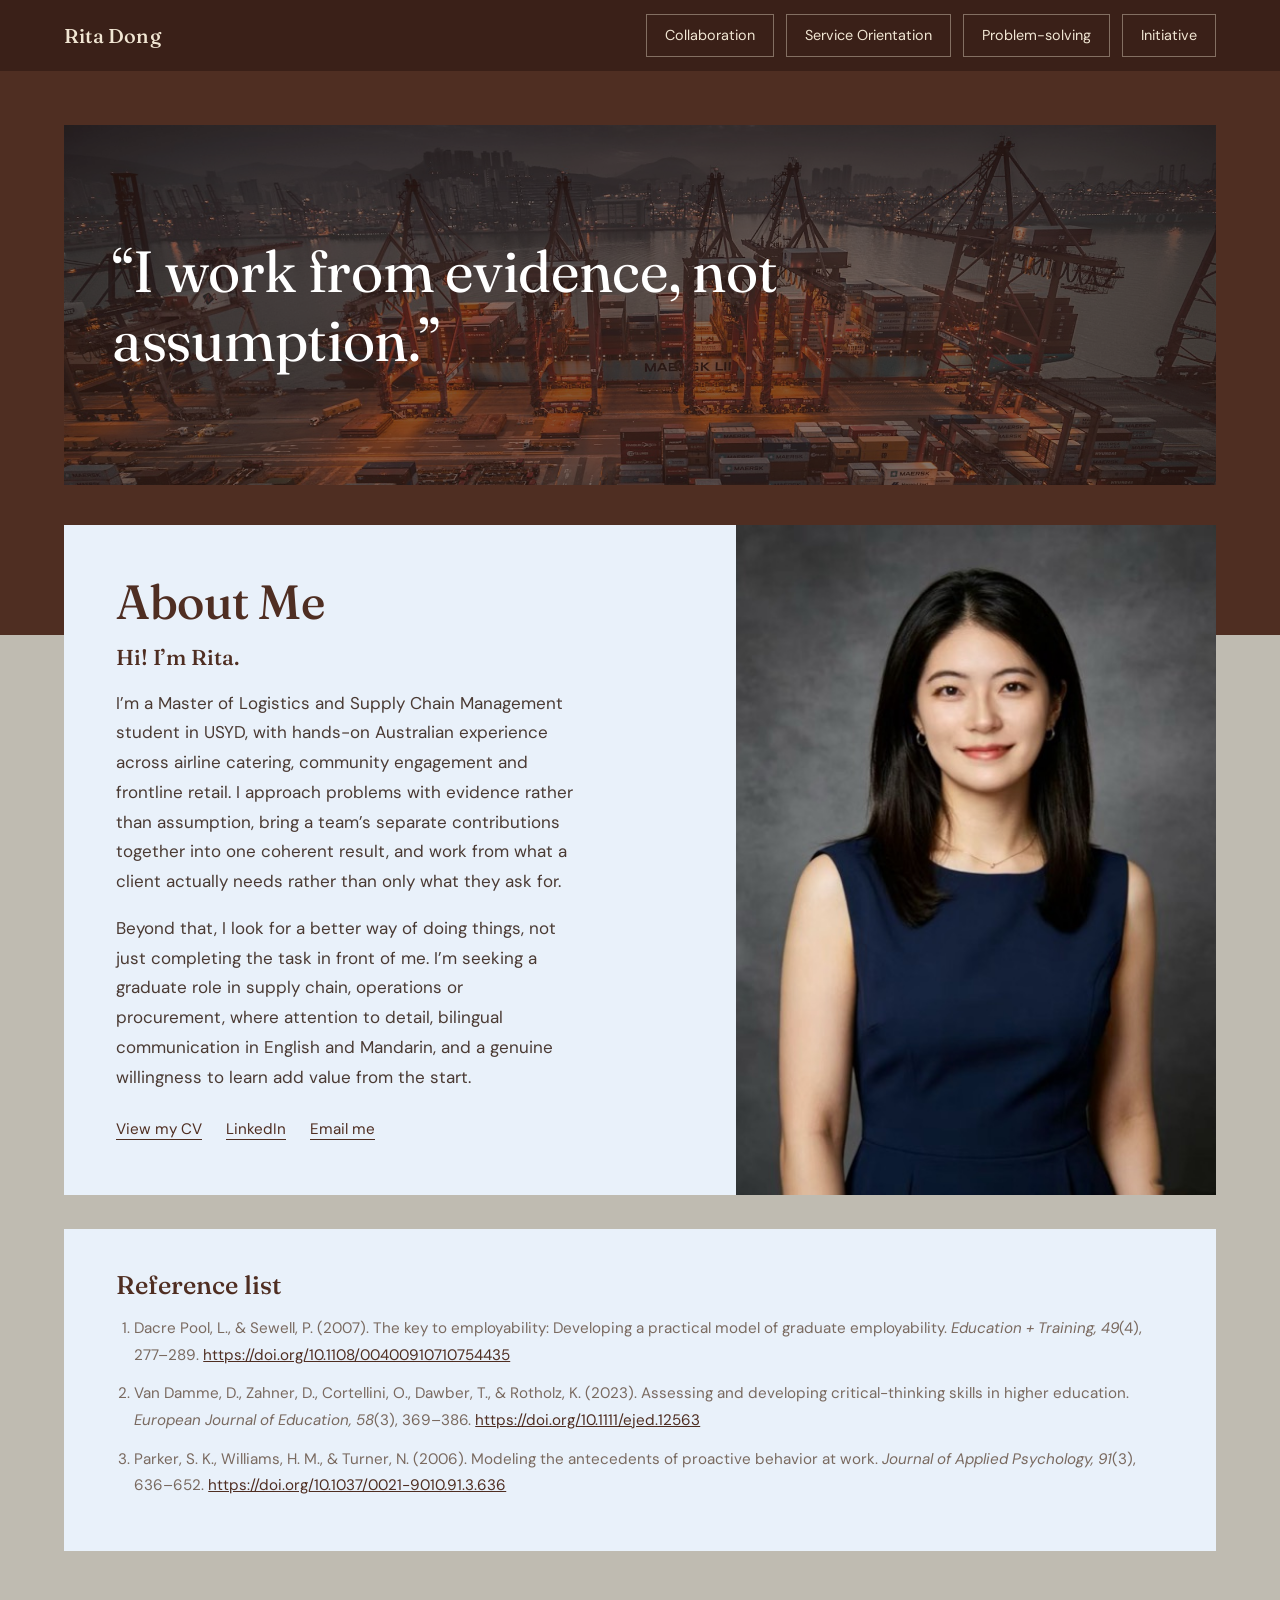
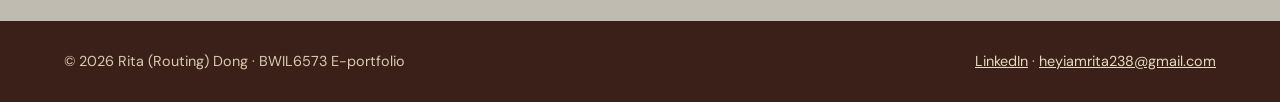
<file: index.html>
<!doctype html>
<html lang="en">
<head>
<meta charset="utf-8">
<meta name="viewport" content="width=device-width,initial-scale=1">
<title>Home | Rita Dong E-Portfolio</title>
<meta name="description" content="E-portfolio of Rita (Routing) Dong, Master of Logistics and Supply Chain Management, University of Sydney.">
<link rel="preconnect" href="https://fonts.googleapis.com">
<link rel="preconnect" href="https://fonts.gstatic.com" crossorigin>
<link href="https://fonts.googleapis.com/css2?family=DM+Sans:wght@400;500;600&family=Fraunces:opsz,wght@9..144,400;9..144,500&display=swap" rel="stylesheet">
<link rel="stylesheet" href="style.css">
</head>
<body>
<div id="ripple"></div>
<script src="script.js"></script>
<header class="site"><div class="bar">
<a class="brand" data-t href="index.html">Rita Dong</a>
<nav class="menu" aria-label="Main"><a data-t href="collaboration.html">Collaboration</a><a data-t href="service-orientation.html">Service Orientation</a><a data-t href="problem-solving.html">Problem-solving</a><a data-t href="initiative.html">Initiative</a></nav>
</div></header>
<main>
<div class="hero"><div class="photo rise"><h1>“I work from evidence, not assumption.”</h1></div></div>
<div class="about rise"><div class="t"><h2>About Me</h2><div class="sub">Hi! I’m Rita.</div>
<p>I’m a Master of Logistics and Supply Chain Management student in USYD, with hands-on Australian experience across airline catering, community engagement and frontline retail. I approach problems with evidence rather than assumption, bring a team’s separate contributions together into one coherent result, and work from what a client actually needs rather than only what they ask for.</p>
<p>Beyond that, I look for a better way of doing things, not just completing the task in front of me. I’m seeking a graduate role in supply chain, operations or procurement, where attention to detail, bilingual communication in English and Mandarin, and a genuine willingness to learn add value from the start.</p>
<div class="links"><a data-t href="cv.html">View my CV</a><a href="https://www.linkedin.com/in/routing-dong-rita" target="_blank" rel="noopener">LinkedIn</a><a href="mailto:heyiamrita238@gmail.com">Email me</a></div></div>
<div class="p" role="img" aria-label="Portrait of Rita Dong"></div></div>
<div class="block" id="references"><h3>Reference list</h3><ol class="refs"><li>Dacre Pool, L., & Sewell, P. (2007). The key to employability: Developing a practical model of graduate employability. <em>Education + Training, 49</em>(4), 277–289. <a href="https://doi.org/10.1108/00400910710754435" target="_blank" rel="noopener">https://doi.org/10.1108/00400910710754435</a></li><li>Van Damme, D., Zahner, D., Cortellini, O., Dawber, T., & Rotholz, K. (2023). Assessing and developing critical-thinking skills in higher education. <em>European Journal of Education, 58</em>(3), 369–386. <a href="https://doi.org/10.1111/ejed.12563" target="_blank" rel="noopener">https://doi.org/10.1111/ejed.12563</a></li><li>Parker, S. K., Williams, H. M., & Turner, N. (2006). Modeling the antecedents of proactive behavior at work. <em>Journal of Applied Psychology, 91</em>(3), 636–652. <a href="https://doi.org/10.1037/0021-9010.91.3.636" target="_blank" rel="noopener">https://doi.org/10.1037/0021-9010.91.3.636</a></li></ol></div>
</main>
<footer><div class="in">
<span>© 2026 Rita (Routing) Dong · BWIL6573 E-portfolio</span>
<span><a href="https://www.linkedin.com/in/routing-dong-rita" target="_blank" rel="noopener">LinkedIn</a> · <a href="mailto:heyiamrita238@gmail.com">heyiamrita238@gmail.com</a></span>
</div></footer>
</body>
</html>
</file>
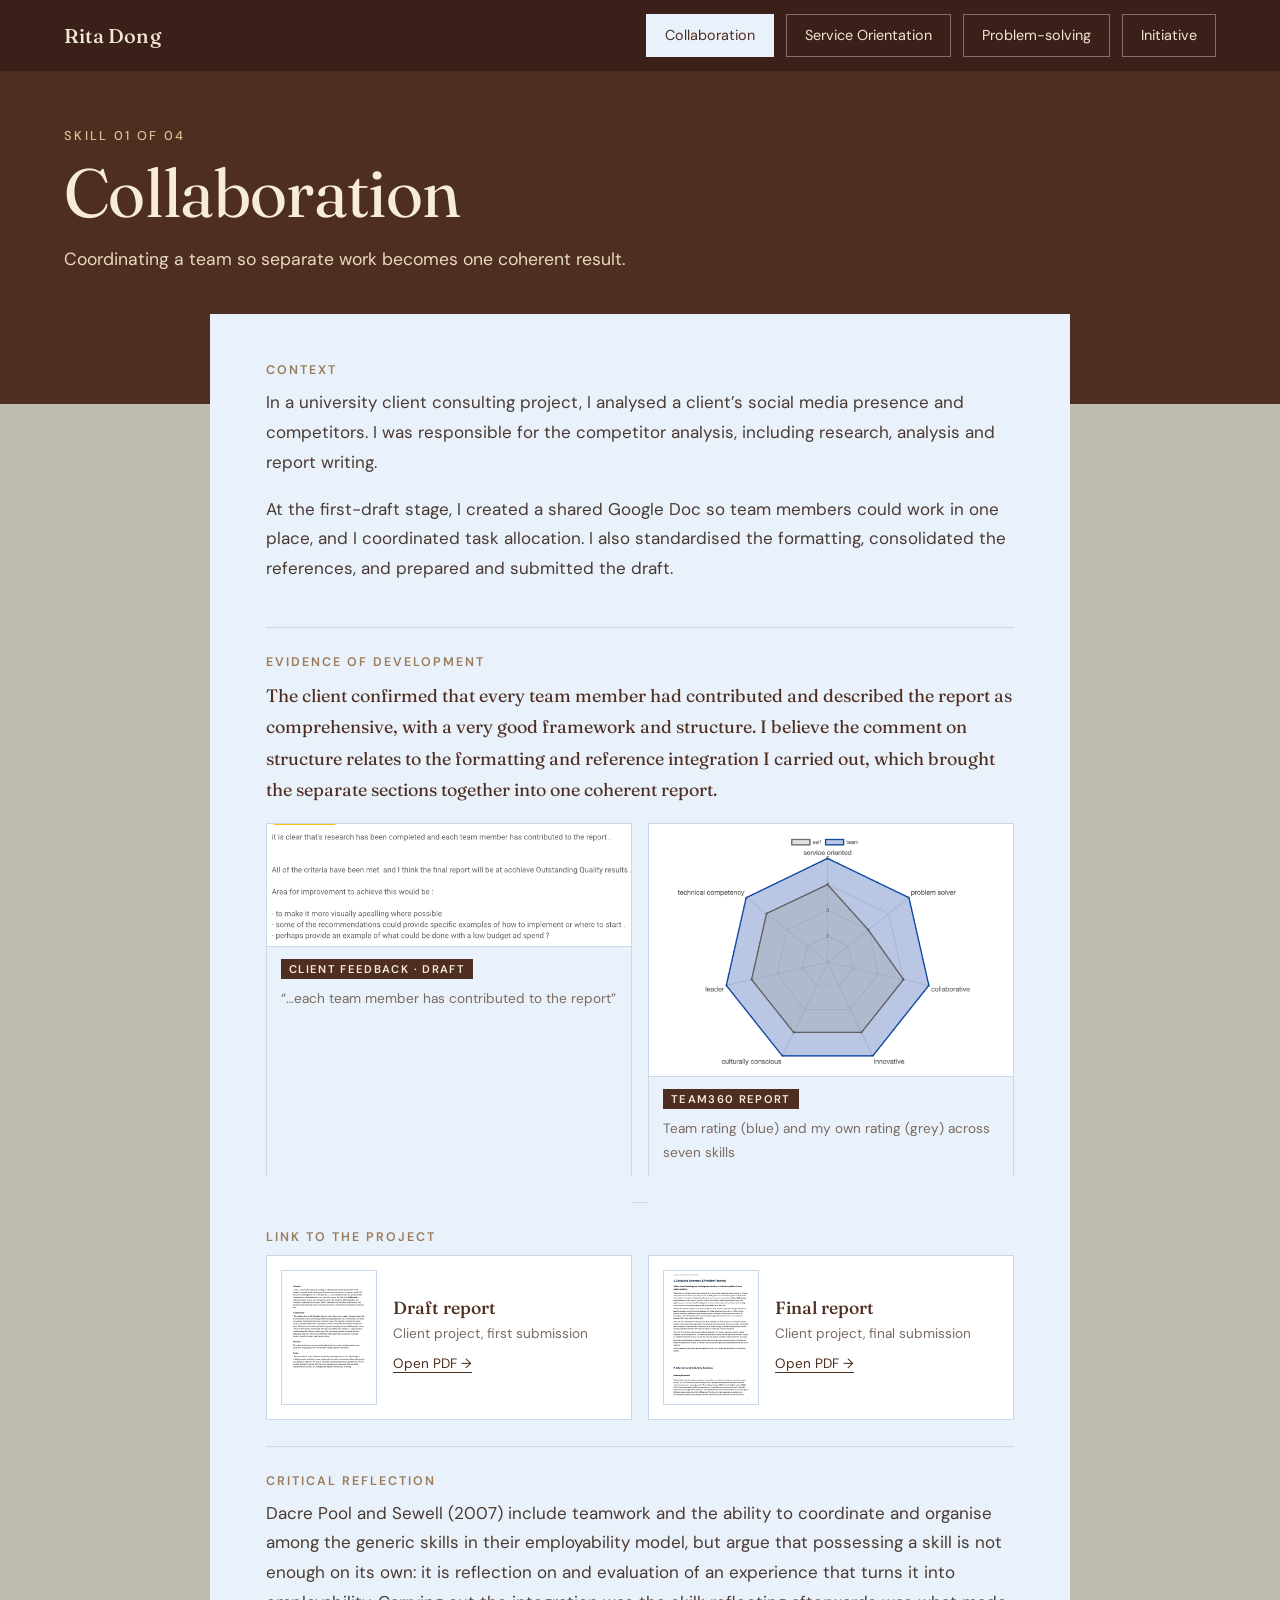
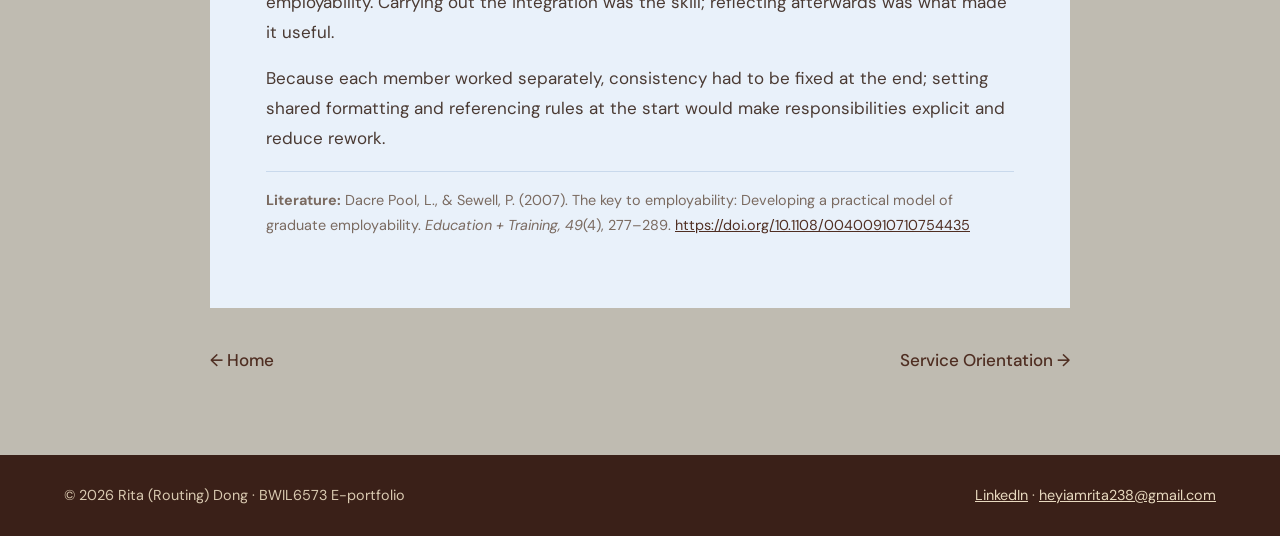
<file: collaboration.html>
<!doctype html>
<html lang="en">
<head>
<meta charset="utf-8">
<meta name="viewport" content="width=device-width,initial-scale=1">
<title>Collaboration | Rita Dong E-Portfolio</title>
<meta name="description" content="E-portfolio of Rita (Routing) Dong, Master of Logistics and Supply Chain Management, University of Sydney.">
<link rel="preconnect" href="https://fonts.googleapis.com">
<link rel="preconnect" href="https://fonts.gstatic.com" crossorigin>
<link href="https://fonts.googleapis.com/css2?family=DM+Sans:wght@400;500;600&family=Fraunces:opsz,wght@9..144,400;9..144,500&display=swap" rel="stylesheet">
<link rel="stylesheet" href="style.css">
</head>
<body>
<div id="ripple"></div>
<script src="script.js"></script>
<header class="site"><div class="bar">
<a class="brand" data-t href="index.html">Rita Dong</a>
<nav class="menu" aria-label="Main"><a data-t href="collaboration.html" aria-current="page">Collaboration</a><a data-t href="service-orientation.html">Service Orientation</a><a data-t href="problem-solving.html">Problem-solving</a><a data-t href="initiative.html">Initiative</a></nav>
</div></header>
<main>
<div class="band rise">
<p class="eyebrow">Skill 01 of 04</p>
<h1>Collaboration</h1>
<p class="lead">Coordinating a team so separate work becomes one coherent result.</p>
</div>
<div class="card rise">
<section><h4>Context</h4><p>In a university client consulting project, I analysed a client’s social media presence and competitors. I was responsible for the competitor analysis, including research, analysis and report writing.</p><p>At the first-draft stage, I created a shared Google Doc so team members could work in one place, and I coordinated task allocation. I also standardised the formatting, consolidated the references, and prepared and submitted the draft.</p></section>
<section class="evidence"><h4>Evidence of development</h4><p>The client confirmed that every team member had contributed and described the report as comprehensive, with a very good framework and structure. I believe the comment on structure relates to the formatting and reference integration I carried out, which brought the separate sections together into one coherent report.</p><div class="figs two"><figure class="fig"><a href="evidence-draft-feedback.png" target="_blank" rel="noopener"><img src="evidence-draft-feedback.png" alt="Client feedback on the draft report" loading="lazy"></a><figcaption><span class="tag">Client feedback · draft</span><br>“…each team member has contributed to the report”</figcaption></figure><figure class="fig"><a href="evidence-team360-radar.png" target="_blank" rel="noopener"><img src="evidence-team360-radar.png" alt="Team360 radar chart comparing self and team ratings" loading="lazy"></a><figcaption><span class="tag">Team360 report</span><br>Team rating (blue) and my own rating (grey) across seven skills</figcaption></figure></div></section><section><h4>Link to the project</h4><div class="proj"><a class="pc" href="Draft_Report.pdf" target="_blank" rel="noopener"><img src="thumb-draft-report.png" alt=""><div><b>Draft report</b><span>Client project, first submission</span><br><em>Open PDF →</em></div></a><a class="pc" href="Final_Report.pdf" target="_blank" rel="noopener"><img src="thumb-final-report.png" alt=""><div><b>Final report</b><span>Client project, final submission</span><br><em>Open PDF →</em></div></a></div></section>
<section><h4>Critical reflection</h4><p>Dacre Pool and Sewell (2007) include teamwork and the ability to coordinate and organise among the generic skills in their employability model, but argue that possessing a skill is not enough on its own: it is reflection on and evaluation of an experience that turns it into employability. Carrying out the integration was the skill; reflecting afterwards was what made it useful.</p><p>Because each member worked separately, consistency had to be fixed at the end; setting shared formatting and referencing rules at the start would make responsibilities explicit and reduce rework.</p>
<div class="refbox"><strong>Literature:</strong> Dacre Pool, L., & Sewell, P. (2007). The key to employability: Developing a practical model of graduate employability. <em>Education + Training, 49</em>(4), 277–289. <a href="https://doi.org/10.1108/00400910710754435" target="_blank" rel="noopener">https://doi.org/10.1108/00400910710754435</a></div></section>
</div>
<div class="pager"><a data-t href="index.html">← Home</a><a data-t href="service-orientation.html">Service Orientation →</a></div>
</main>
<footer><div class="in">
<span>© 2026 Rita (Routing) Dong · BWIL6573 E-portfolio</span>
<span><a href="https://www.linkedin.com/in/routing-dong-rita" target="_blank" rel="noopener">LinkedIn</a> · <a href="mailto:heyiamrita238@gmail.com">heyiamrita238@gmail.com</a></span>
</div></footer>
</body>
</html>
</file>
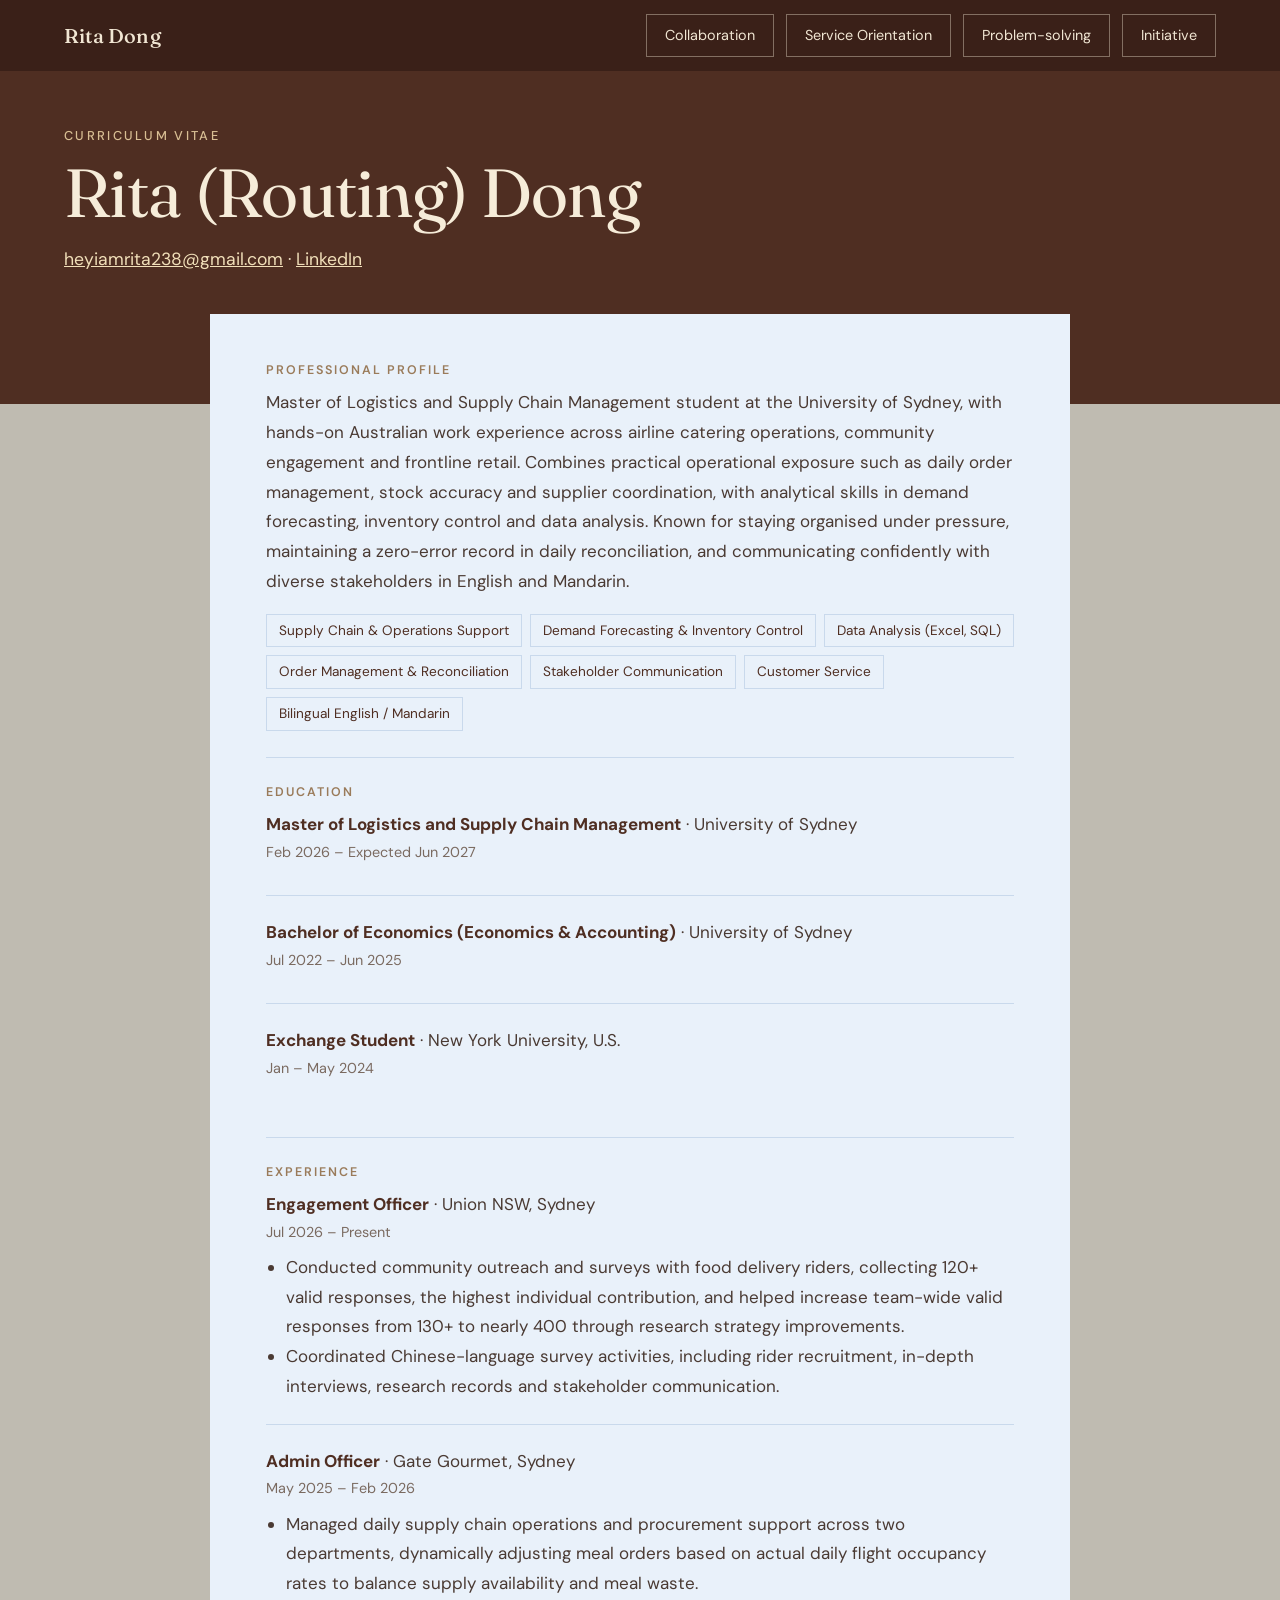
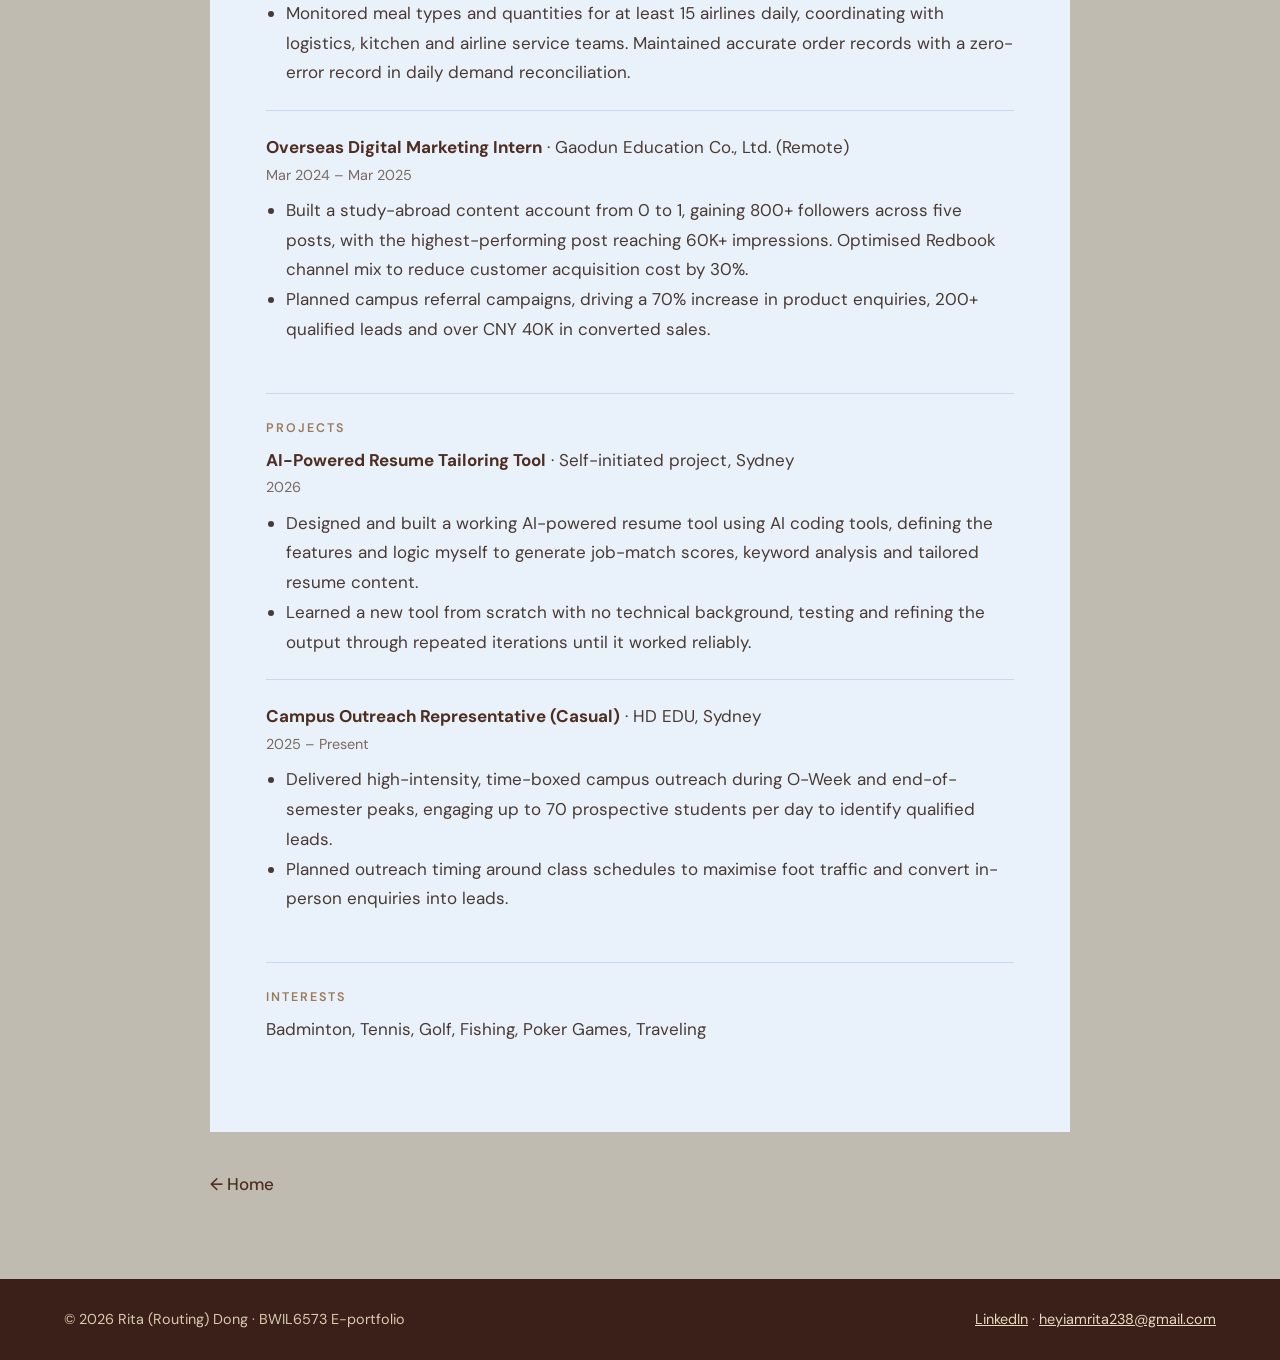
<file: cv.html>
<!doctype html>
<html lang="en">
<head>
<meta charset="utf-8">
<meta name="viewport" content="width=device-width,initial-scale=1">
<title>CV | Rita Dong E-Portfolio</title>
<meta name="description" content="E-portfolio of Rita (Routing) Dong, Master of Logistics and Supply Chain Management, University of Sydney.">
<link rel="preconnect" href="https://fonts.googleapis.com">
<link rel="preconnect" href="https://fonts.gstatic.com" crossorigin>
<link href="https://fonts.googleapis.com/css2?family=DM+Sans:wght@400;500;600&family=Fraunces:opsz,wght@9..144,400;9..144,500&display=swap" rel="stylesheet">
<link rel="stylesheet" href="style.css">
</head>
<body>
<div id="ripple"></div>
<script src="script.js"></script>
<header class="site"><div class="bar">
<a class="brand" data-t href="index.html">Rita Dong</a>
<nav class="menu" aria-label="Main"><a data-t href="collaboration.html">Collaboration</a><a data-t href="service-orientation.html">Service Orientation</a><a data-t href="problem-solving.html">Problem-solving</a><a data-t href="initiative.html">Initiative</a></nav>
</div></header>
<main>
<div class="band rise"><p class="eyebrow">Curriculum Vitae</p><h1>Rita (Routing) Dong</h1><p class="lead"><a href="mailto:heyiamrita238@gmail.com">heyiamrita238@gmail.com</a> · <a href="https://www.linkedin.com/in/routing-dong-rita" target="_blank" rel="noopener">LinkedIn</a></p></div>
<div class="card rise"><section><h4>Professional profile</h4><p>Master of Logistics and Supply Chain Management student at the University of Sydney, with hands-on Australian work experience across airline catering operations, community engagement and frontline retail. Combines practical operational exposure such as daily order management, stock accuracy and supplier coordination, with analytical skills in demand forecasting, inventory control and data analysis. Known for staying organised under pressure, maintaining a zero-error record in daily reconciliation, and communicating confidently with diverse stakeholders in English and Mandarin.</p>
<div class="chips"><span>Supply Chain &amp; Operations Support</span><span>Demand Forecasting &amp; Inventory Control</span><span>Data Analysis (Excel, SQL)</span><span>Order Management &amp; Reconciliation</span><span>Stakeholder Communication</span><span>Customer Service</span><span>Bilingual English / Mandarin</span></div></section>
<section><h4>Education</h3>
<div class="job"><strong>Master of Logistics and Supply Chain Management</strong> · University of Sydney<span class="when">Feb 2026 – Expected Jun 2027</span><ul></ul></div>
<div class="job"><strong>Bachelor of Economics (Economics &amp; Accounting)</strong> · University of Sydney<span class="when">Jul 2022 – Jun 2025</span><ul></ul></div>
<div class="job"><strong>Exchange Student</strong> · New York University, U.S.<span class="when">Jan – May 2024</span><ul></ul></div></section>
<section><h4>Experience</h3>
<div class="job"><strong>Engagement Officer</strong> · Union NSW, Sydney<span class="when">Jul 2026 – Present</span><ul><li>Conducted community outreach and surveys with food delivery riders, collecting 120+ valid responses, the highest individual contribution, and helped increase team-wide valid responses from 130+ to nearly 400 through research strategy improvements.</li><li>Coordinated Chinese-language survey activities, including rider recruitment, in-depth interviews, research records and stakeholder communication.</li></ul></div>
<div class="job"><strong>Admin Officer</strong> · Gate Gourmet, Sydney<span class="when">May 2025 – Feb 2026</span><ul><li>Managed daily supply chain operations and procurement support across two departments, dynamically adjusting meal orders based on actual daily flight occupancy rates to balance supply availability and meal waste.</li><li>Monitored meal types and quantities for at least 15 airlines daily, coordinating with logistics, kitchen and airline service teams. Maintained accurate order records with a zero-error record in daily demand reconciliation.</li></ul></div>
<div class="job"><strong>Overseas Digital Marketing Intern</strong> · Gaodun Education Co., Ltd. (Remote)<span class="when">Mar 2024 – Mar 2025</span><ul><li>Built a study-abroad content account from 0 to 1, gaining 800+ followers across five posts, with the highest-performing post reaching 60K+ impressions. Optimised Redbook channel mix to reduce customer acquisition cost by 30%.</li><li>Planned campus referral campaigns, driving a 70% increase in product enquiries, 200+ qualified leads and over CNY 40K in converted sales.</li></ul></div></section>
<section><h4>Projects</h3>
<div class="job"><strong>AI-Powered Resume Tailoring Tool</strong> · Self-initiated project, Sydney<span class="when">2026</span><ul><li>Designed and built a working AI-powered resume tool using AI coding tools, defining the features and logic myself to generate job-match scores, keyword analysis and tailored resume content.</li><li>Learned a new tool from scratch with no technical background, testing and refining the output through repeated iterations until it worked reliably.</li></ul></div>
<div class="job"><strong>Campus Outreach Representative (Casual)</strong> · HD EDU, Sydney<span class="when">2025 – Present</span><ul><li>Delivered high-intensity, time-boxed campus outreach during O-Week and end-of-semester peaks, engaging up to 70 prospective students per day to identify qualified leads.</li><li>Planned outreach timing around class schedules to maximise foot traffic and convert in-person enquiries into leads.</li></ul></div></section>
<section><h4>Interests</h3><p>Badminton, Tennis, Golf, Fishing, Poker Games, Traveling</p></section>
</div><div class="pager"><a data-t href="index.html">← Home</a></div>
</main>
<footer><div class="in">
<span>© 2026 Rita (Routing) Dong · BWIL6573 E-portfolio</span>
<span><a href="https://www.linkedin.com/in/routing-dong-rita" target="_blank" rel="noopener">LinkedIn</a> · <a href="mailto:heyiamrita238@gmail.com">heyiamrita238@gmail.com</a></span>
</div></footer>
</body>
</html>
</file>
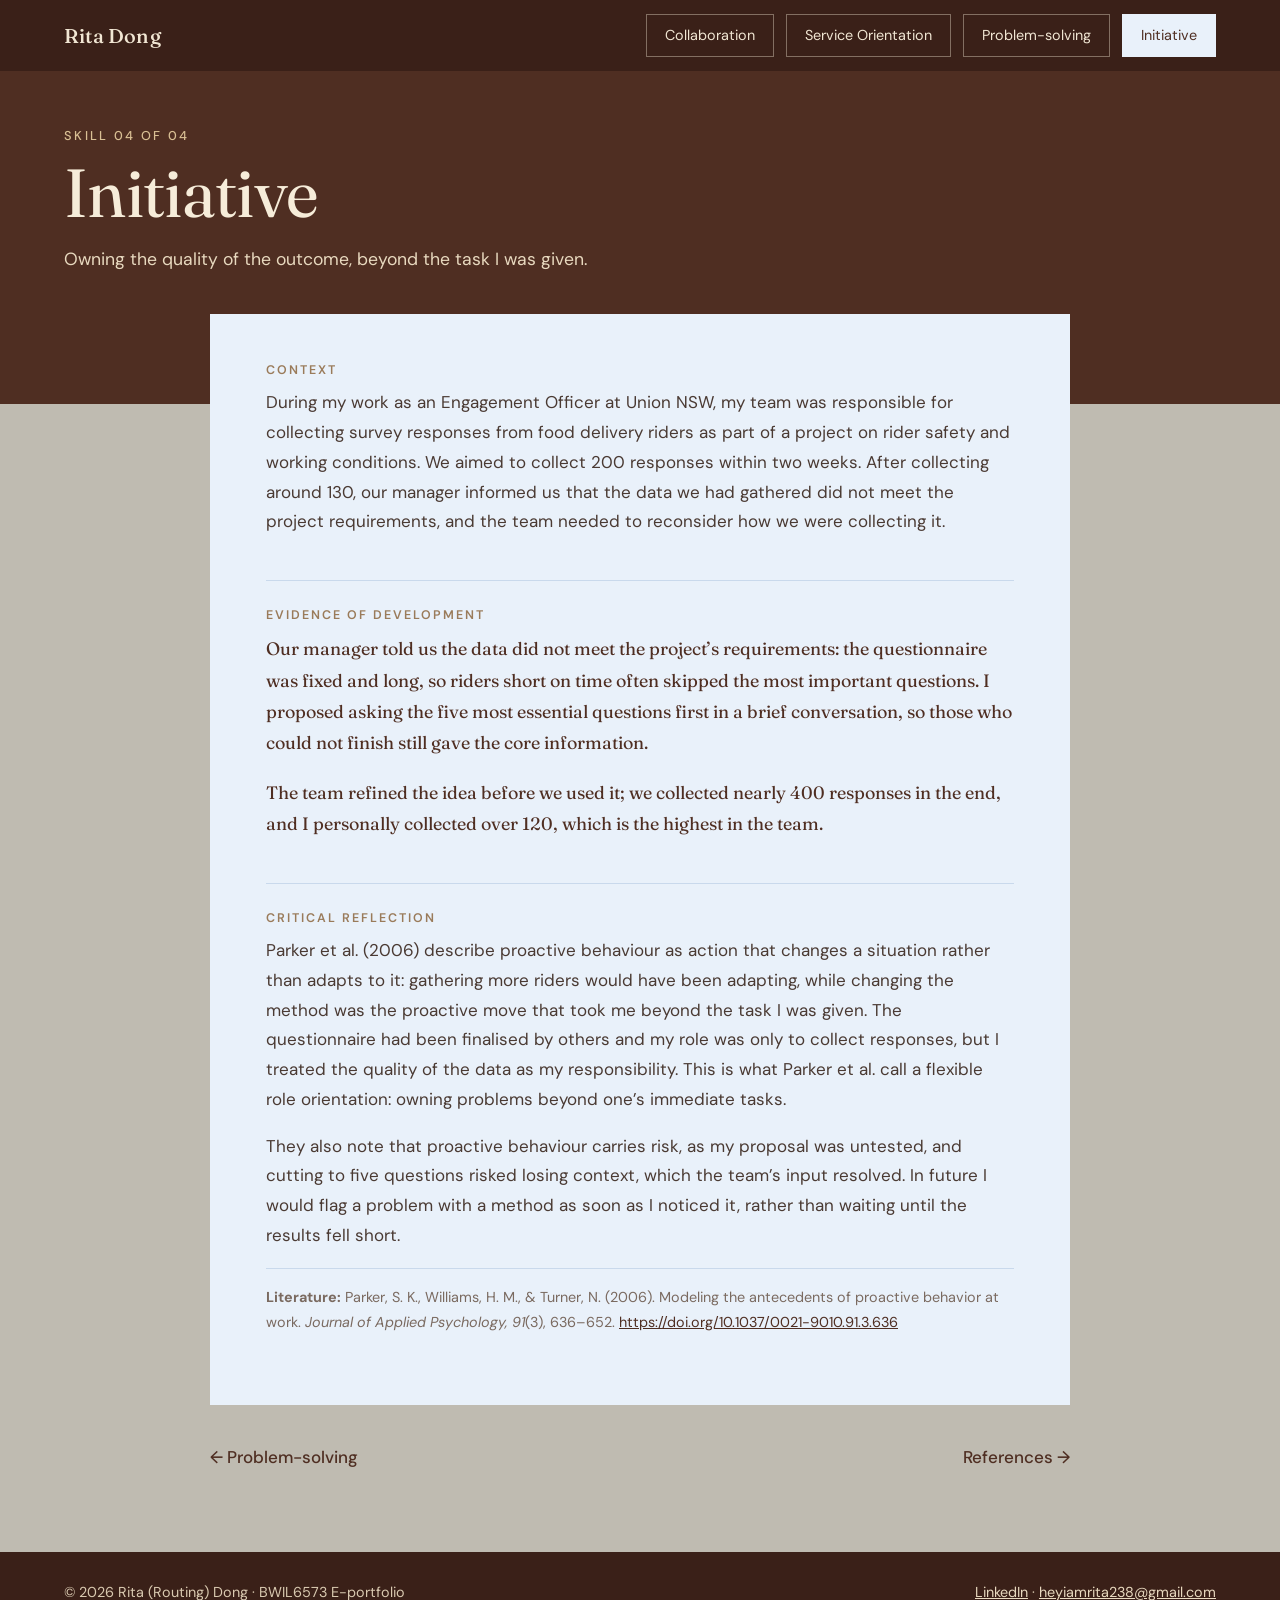
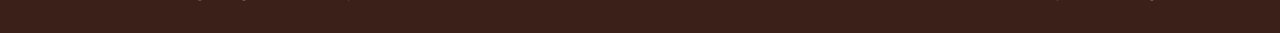
<file: initiative.html>
<!doctype html>
<html lang="en">
<head>
<meta charset="utf-8">
<meta name="viewport" content="width=device-width,initial-scale=1">
<title>Initiative | Rita Dong E-Portfolio</title>
<meta name="description" content="E-portfolio of Rita (Routing) Dong, Master of Logistics and Supply Chain Management, University of Sydney.">
<link rel="preconnect" href="https://fonts.googleapis.com">
<link rel="preconnect" href="https://fonts.gstatic.com" crossorigin>
<link href="https://fonts.googleapis.com/css2?family=DM+Sans:wght@400;500;600&family=Fraunces:opsz,wght@9..144,400;9..144,500&display=swap" rel="stylesheet">
<link rel="stylesheet" href="style.css">
</head>
<body>
<div id="ripple"></div>
<script src="script.js"></script>
<header class="site"><div class="bar">
<a class="brand" data-t href="index.html">Rita Dong</a>
<nav class="menu" aria-label="Main"><a data-t href="collaboration.html">Collaboration</a><a data-t href="service-orientation.html">Service Orientation</a><a data-t href="problem-solving.html">Problem-solving</a><a data-t href="initiative.html" aria-current="page">Initiative</a></nav>
</div></header>
<main>
<div class="band rise">
<p class="eyebrow">Skill 04 of 04</p>
<h1>Initiative</h1>
<p class="lead">Owning the quality of the outcome, beyond the task I was given.</p>
</div>
<div class="card rise">
<section><h4>Context</h4><p>During my work as an Engagement Officer at Union NSW, my team was responsible for collecting survey responses from food delivery riders as part of a project on rider safety and working conditions. We aimed to collect 200 responses within two weeks. After collecting around 130, our manager informed us that the data we had gathered did not meet the project requirements, and the team needed to reconsider how we were collecting it.</p></section>
<section class="evidence"><h4>Evidence of development</h4><p>Our manager told us the data did not meet the project’s requirements: the questionnaire was fixed and long, so riders short on time often skipped the most important questions. I proposed asking the five most essential questions first in a brief conversation, so those who could not finish still gave the core information.</p><p>The team refined the idea before we used it; we collected nearly 400 responses in the end, and I personally collected over 120, which is the highest in the team.</p></section>
<section><h4>Critical reflection</h4><p>Parker et al. (2006) describe proactive behaviour as action that changes a situation rather than adapts to it: gathering more riders would have been adapting, while changing the method was the proactive move that took me beyond the task I was given. The questionnaire had been finalised by others and my role was only to collect responses, but I treated the quality of the data as my responsibility. This is what Parker et al. call a flexible role orientation: owning problems beyond one’s immediate tasks.</p><p>They also note that proactive behaviour carries risk, as my proposal was untested, and cutting to five questions risked losing context, which the team’s input resolved. In future I would flag a problem with a method as soon as I noticed it, rather than waiting until the results fell short.</p>
<div class="refbox"><strong>Literature:</strong> Parker, S. K., Williams, H. M., & Turner, N. (2006). Modeling the antecedents of proactive behavior at work. <em>Journal of Applied Psychology, 91</em>(3), 636–652. <a href="https://doi.org/10.1037/0021-9010.91.3.636" target="_blank" rel="noopener">https://doi.org/10.1037/0021-9010.91.3.636</a></div></section>
</div>
<div class="pager"><a data-t href="problem-solving.html">← Problem-solving</a><a data-t href="index.html#references">References →</a></div>
</main>
<footer><div class="in">
<span>© 2026 Rita (Routing) Dong · BWIL6573 E-portfolio</span>
<span><a href="https://www.linkedin.com/in/routing-dong-rita" target="_blank" rel="noopener">LinkedIn</a> · <a href="mailto:heyiamrita238@gmail.com">heyiamrita238@gmail.com</a></span>
</div></footer>
</body>
</html>
</file>
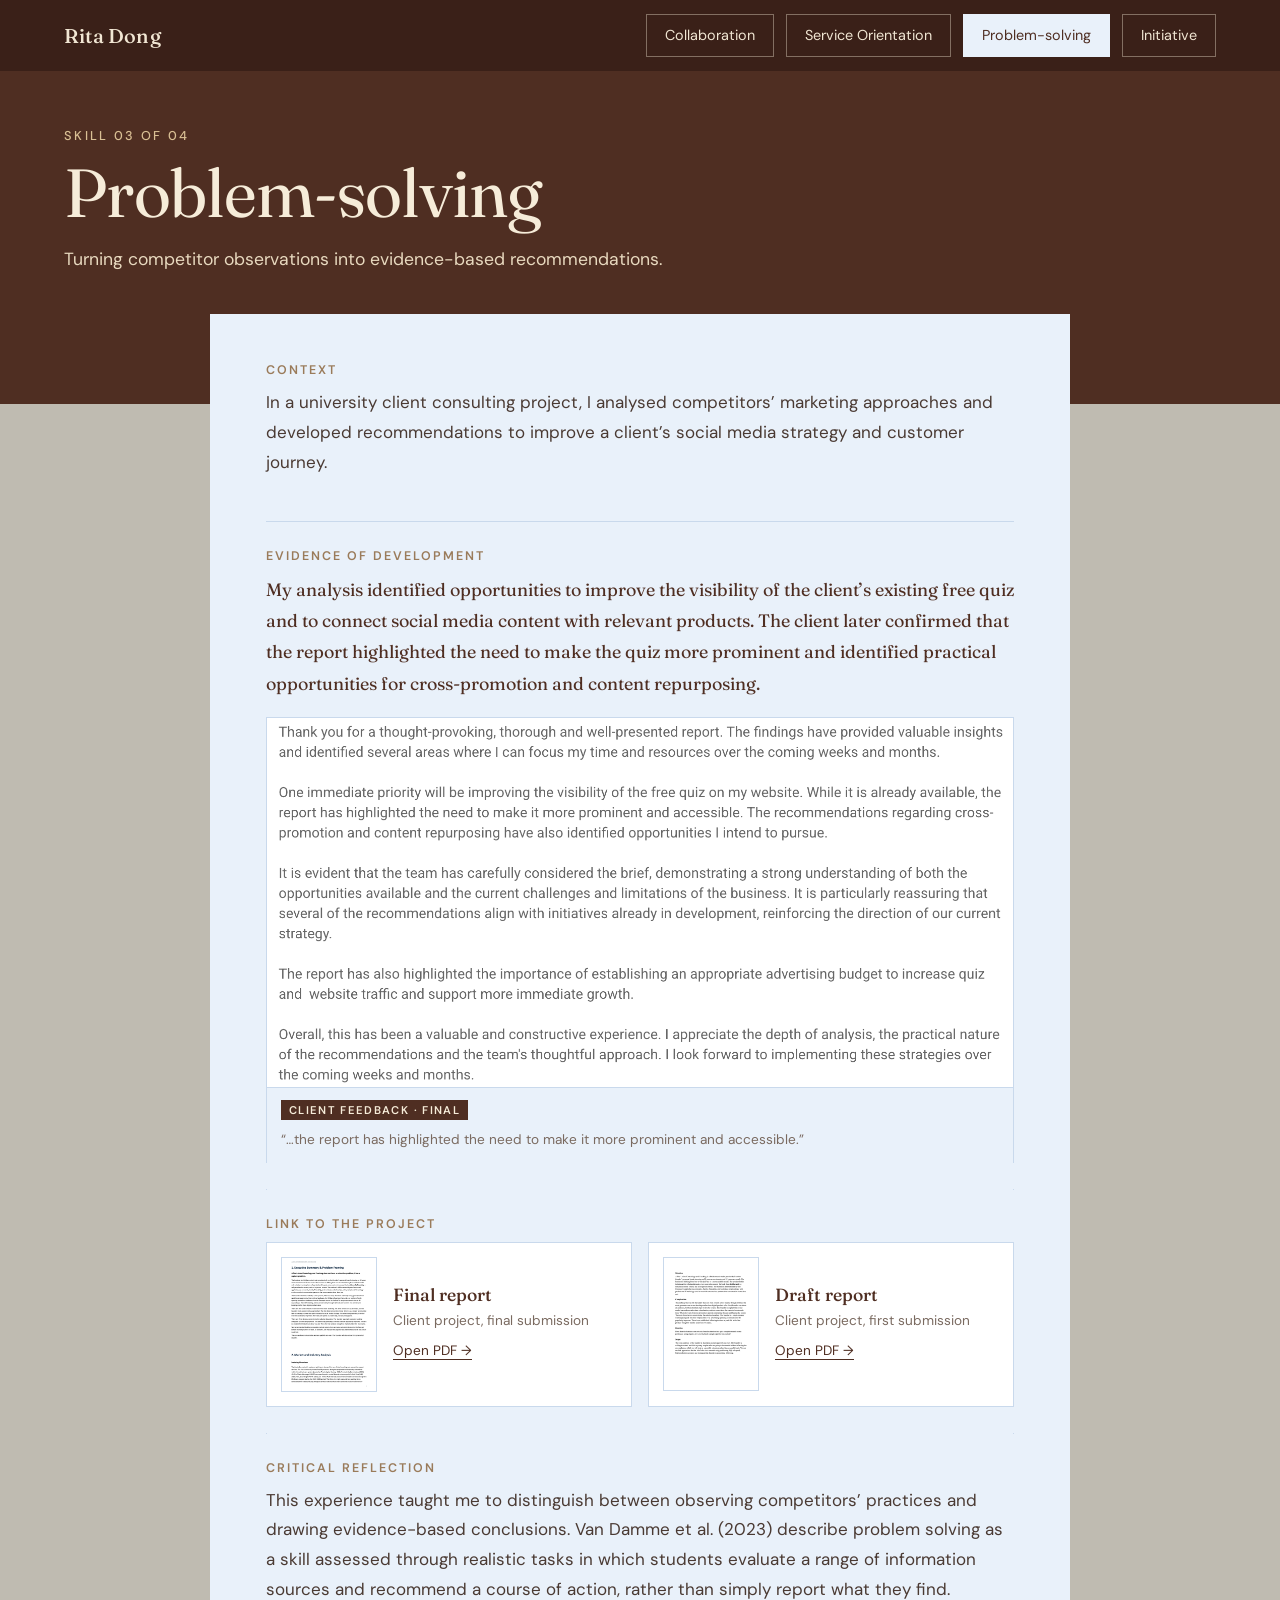
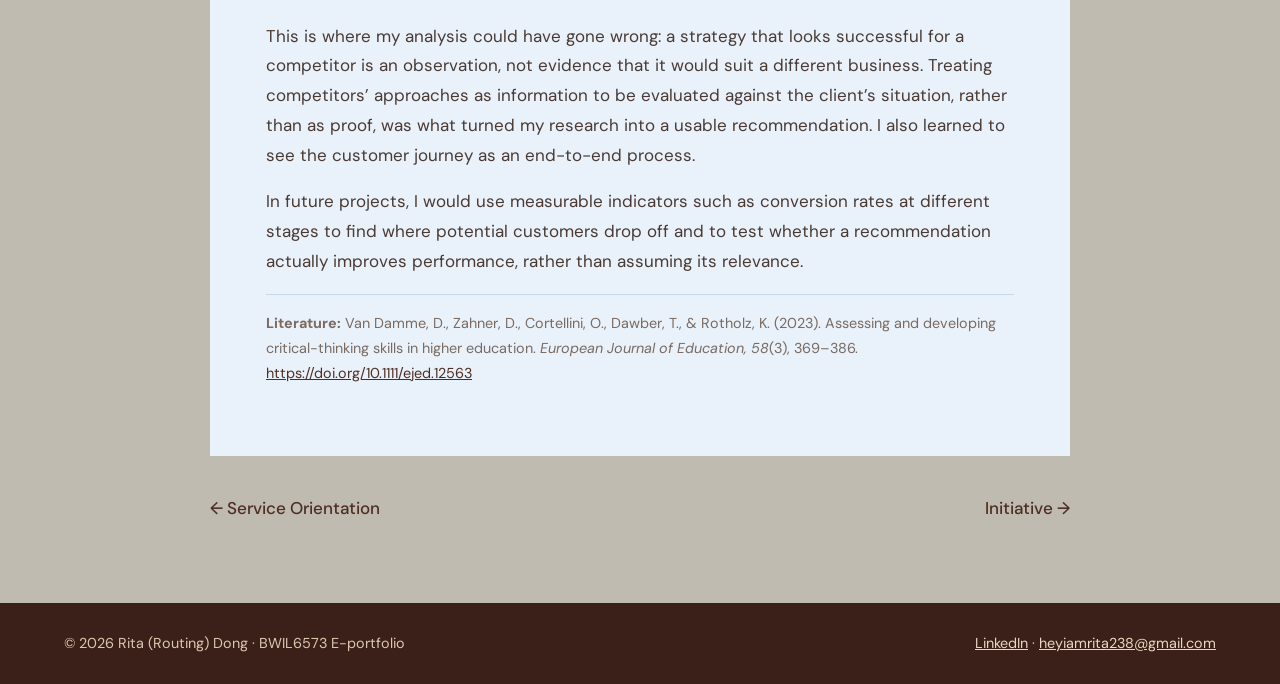
<file: problem-solving.html>
<!doctype html>
<html lang="en">
<head>
<meta charset="utf-8">
<meta name="viewport" content="width=device-width,initial-scale=1">
<title>Problem-solving | Rita Dong E-Portfolio</title>
<meta name="description" content="E-portfolio of Rita (Routing) Dong, Master of Logistics and Supply Chain Management, University of Sydney.">
<link rel="preconnect" href="https://fonts.googleapis.com">
<link rel="preconnect" href="https://fonts.gstatic.com" crossorigin>
<link href="https://fonts.googleapis.com/css2?family=DM+Sans:wght@400;500;600&family=Fraunces:opsz,wght@9..144,400;9..144,500&display=swap" rel="stylesheet">
<link rel="stylesheet" href="style.css">
</head>
<body>
<div id="ripple"></div>
<script src="script.js"></script>
<header class="site"><div class="bar">
<a class="brand" data-t href="index.html">Rita Dong</a>
<nav class="menu" aria-label="Main"><a data-t href="collaboration.html">Collaboration</a><a data-t href="service-orientation.html">Service Orientation</a><a data-t href="problem-solving.html" aria-current="page">Problem-solving</a><a data-t href="initiative.html">Initiative</a></nav>
</div></header>
<main>
<div class="band rise">
<p class="eyebrow">Skill 03 of 04</p>
<h1>Problem-solving</h1>
<p class="lead">Turning competitor observations into evidence-based recommendations.</p>
</div>
<div class="card rise">
<section><h4>Context</h4><p>In a university client consulting project, I analysed competitors’ marketing approaches and developed recommendations to improve a client’s social media strategy and customer journey.</p></section>
<section class="evidence"><h4>Evidence of development</h4><p>My analysis identified opportunities to improve the visibility of the client’s existing free quiz and to connect social media content with relevant products. The client later confirmed that the report highlighted the need to make the quiz more prominent and identified practical opportunities for cross-promotion and content repurposing.</p><div class="figs one"><figure class="fig"><a href="evidence-final-feedback.png" target="_blank" rel="noopener"><img src="evidence-final-feedback.png" alt="Client feedback on the final report" loading="lazy"></a><figcaption><span class="tag">Client feedback · final</span><br>“…the report has highlighted the need to make it more prominent and accessible.”</figcaption></figure></div></section><section><h4>Link to the project</h4><div class="proj"><a class="pc" href="Final_Report.pdf" target="_blank" rel="noopener"><img src="thumb-final-report.png" alt=""><div><b>Final report</b><span>Client project, final submission</span><br><em>Open PDF →</em></div></a><a class="pc" href="Draft_Report.pdf" target="_blank" rel="noopener"><img src="thumb-draft-report.png" alt=""><div><b>Draft report</b><span>Client project, first submission</span><br><em>Open PDF →</em></div></a></div></section>
<section><h4>Critical reflection</h4><p>This experience taught me to distinguish between observing competitors’ practices and drawing evidence-based conclusions. Van Damme et al. (2023) describe problem solving as a skill assessed through realistic tasks in which students evaluate a range of information sources and recommend a course of action, rather than simply report what they find.</p><p>This is where my analysis could have gone wrong: a strategy that looks successful for a competitor is an observation, not evidence that it would suit a different business. Treating competitors’ approaches as information to be evaluated against the client’s situation, rather than as proof, was what turned my research into a usable recommendation. I also learned to see the customer journey as an end-to-end process.</p><p>In future projects, I would use measurable indicators such as conversion rates at different stages to find where potential customers drop off and to test whether a recommendation actually improves performance, rather than assuming its relevance.</p>
<div class="refbox"><strong>Literature:</strong> Van Damme, D., Zahner, D., Cortellini, O., Dawber, T., & Rotholz, K. (2023). Assessing and developing critical-thinking skills in higher education. <em>European Journal of Education, 58</em>(3), 369–386. <a href="https://doi.org/10.1111/ejed.12563" target="_blank" rel="noopener">https://doi.org/10.1111/ejed.12563</a></div></section>
</div>
<div class="pager"><a data-t href="service-orientation.html">← Service Orientation</a><a data-t href="initiative.html">Initiative →</a></div>
</main>
<footer><div class="in">
<span>© 2026 Rita (Routing) Dong · BWIL6573 E-portfolio</span>
<span><a href="https://www.linkedin.com/in/routing-dong-rita" target="_blank" rel="noopener">LinkedIn</a> · <a href="mailto:heyiamrita238@gmail.com">heyiamrita238@gmail.com</a></span>
</div></footer>
</body>
</html>
</file>
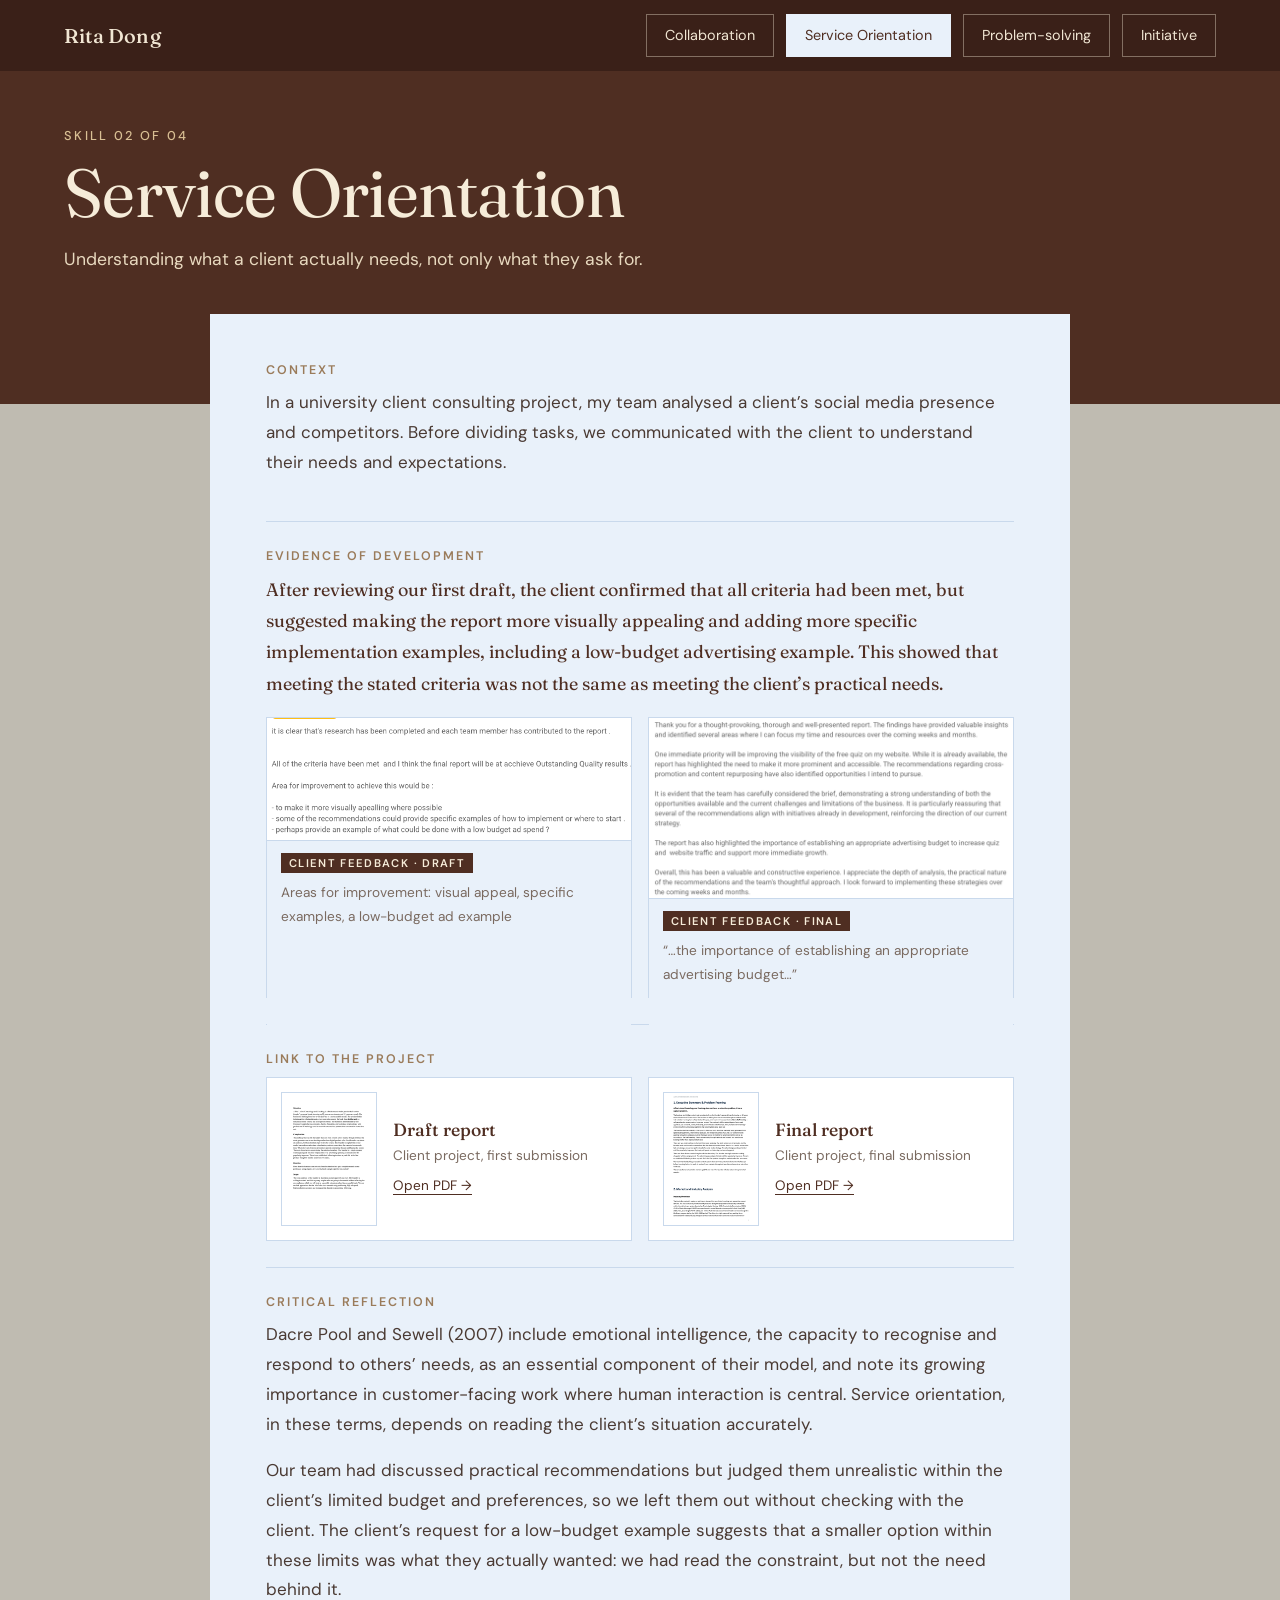
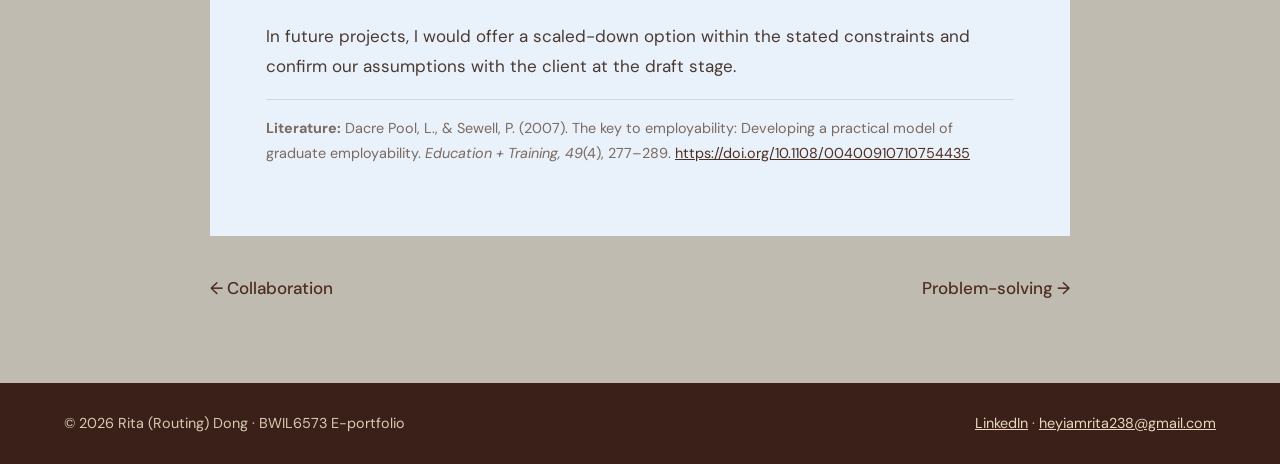
<file: service-orientation.html>
<!doctype html>
<html lang="en">
<head>
<meta charset="utf-8">
<meta name="viewport" content="width=device-width,initial-scale=1">
<title>Service Orientation | Rita Dong E-Portfolio</title>
<meta name="description" content="E-portfolio of Rita (Routing) Dong, Master of Logistics and Supply Chain Management, University of Sydney.">
<link rel="preconnect" href="https://fonts.googleapis.com">
<link rel="preconnect" href="https://fonts.gstatic.com" crossorigin>
<link href="https://fonts.googleapis.com/css2?family=DM+Sans:wght@400;500;600&family=Fraunces:opsz,wght@9..144,400;9..144,500&display=swap" rel="stylesheet">
<link rel="stylesheet" href="style.css">
</head>
<body>
<div id="ripple"></div>
<script src="script.js"></script>
<header class="site"><div class="bar">
<a class="brand" data-t href="index.html">Rita Dong</a>
<nav class="menu" aria-label="Main"><a data-t href="collaboration.html">Collaboration</a><a data-t href="service-orientation.html" aria-current="page">Service Orientation</a><a data-t href="problem-solving.html">Problem-solving</a><a data-t href="initiative.html">Initiative</a></nav>
</div></header>
<main>
<div class="band rise">
<p class="eyebrow">Skill 02 of 04</p>
<h1>Service Orientation</h1>
<p class="lead">Understanding what a client actually needs, not only what they ask for.</p>
</div>
<div class="card rise">
<section><h4>Context</h4><p>In a university client consulting project, my team analysed a client’s social media presence and competitors. Before dividing tasks, we communicated with the client to understand their needs and expectations.</p></section>
<section class="evidence"><h4>Evidence of development</h4><p>After reviewing our first draft, the client confirmed that all criteria had been met, but suggested making the report more visually appealing and adding more specific implementation examples, including a low-budget advertising example. This showed that meeting the stated criteria was not the same as meeting the client’s practical needs.</p><div class="figs two"><figure class="fig"><a href="evidence-draft-feedback.png" target="_blank" rel="noopener"><img src="evidence-draft-feedback.png" alt="Client feedback on the draft report" loading="lazy"></a><figcaption><span class="tag">Client feedback · draft</span><br>Areas for improvement: visual appeal, specific examples, a low-budget ad example</figcaption></figure><figure class="fig"><a href="evidence-final-feedback.png" target="_blank" rel="noopener"><img src="evidence-final-feedback.png" alt="Client feedback on the final report" loading="lazy"></a><figcaption><span class="tag">Client feedback · final</span><br>“…the importance of establishing an appropriate advertising budget…”</figcaption></figure></div></section><section><h4>Link to the project</h4><div class="proj"><a class="pc" href="Draft_Report.pdf" target="_blank" rel="noopener"><img src="thumb-draft-report.png" alt=""><div><b>Draft report</b><span>Client project, first submission</span><br><em>Open PDF →</em></div></a><a class="pc" href="Final_Report.pdf" target="_blank" rel="noopener"><img src="thumb-final-report.png" alt=""><div><b>Final report</b><span>Client project, final submission</span><br><em>Open PDF →</em></div></a></div></section>
<section><h4>Critical reflection</h4><p>Dacre Pool and Sewell (2007) include emotional intelligence, the capacity to recognise and respond to others’ needs, as an essential component of their model, and note its growing importance in customer-facing work where human interaction is central. Service orientation, in these terms, depends on reading the client’s situation accurately.</p><p>Our team had discussed practical recommendations but judged them unrealistic within the client’s limited budget and preferences, so we left them out without checking with the client. The client’s request for a low-budget example suggests that a smaller option within these limits was what they actually wanted: we had read the constraint, but not the need behind it.</p><p>In future projects, I would offer a scaled-down option within the stated constraints and confirm our assumptions with the client at the draft stage.</p>
<div class="refbox"><strong>Literature:</strong> Dacre Pool, L., & Sewell, P. (2007). The key to employability: Developing a practical model of graduate employability. <em>Education + Training, 49</em>(4), 277–289. <a href="https://doi.org/10.1108/00400910710754435" target="_blank" rel="noopener">https://doi.org/10.1108/00400910710754435</a></div></section>
</div>
<div class="pager"><a data-t href="collaboration.html">← Collaboration</a><a data-t href="problem-solving.html">Problem-solving →</a></div>
</main>
<footer><div class="in">
<span>© 2026 Rita (Routing) Dong · BWIL6573 E-portfolio</span>
<span><a href="https://www.linkedin.com/in/routing-dong-rita" target="_blank" rel="noopener">LinkedIn</a> · <a href="mailto:heyiamrita238@gmail.com">heyiamrita238@gmail.com</a></span>
</div></footer>
</body>
</html>
</file>
<file: style.css>
:root{
  --brown:#4f2e22; --brown-deep:#3a2018; --greige:#bfbbb1; --cream:#e9f1fa;
  --ink:#3a2018; --text:#4a3a33; --muted:#7a6a60; --gold:#9a7b5a; --line:#c9d9ec;
  --serif:'Fraunces',Georgia,serif; --sans:'DM Sans',system-ui,-apple-system,sans-serif;
}
*{box-sizing:border-box}
html{scroll-behavior:smooth}
body{margin:0;background:var(--greige);color:var(--text);font:17px/1.75 var(--sans);-webkit-font-smoothing:antialiased;overflow-x:hidden}
a{color:var(--brown)}
p{margin:0 0 1em}

/* top bar */
header.site{position:sticky;top:0;z-index:20;background:var(--brown-deep);color:#f1e6d3}
header.site .bar{display:flex;justify-content:space-between;align-items:center;gap:16px;padding:14px 5vw}
.brand{font:500 1.25rem var(--serif);color:#f1e6d3;text-decoration:none;letter-spacing:.01em}
.menu{display:flex;gap:12px;flex-wrap:wrap;justify-content:flex-end}
.menu a{display:block;padding:8px 18px;border:1px solid rgba(241,230,211,.4);font-size:.9rem;color:#f1e6d3;text-decoration:none;
  transition:transform .25s cubic-bezier(.2,.8,.2,1),background .25s,color .25s,border-color .25s}
.menu a:hover,.menu a:focus-visible{transform:scale(1.08);background:var(--cream);color:var(--brown);border-color:var(--cream)}
.menu a[aria-current="page"]{background:var(--cream);color:var(--brown);border-color:var(--cream)}

/* home hero */
.hero{background:var(--brown);padding:54px 5vw 150px}
.photo{position:relative;height:360px;background:url(hero.jpg) center/cover;color:#fff}
.photo:before{content:"";position:absolute;inset:0;background:rgba(58,32,24,.62)}
.photo h1{position:absolute;left:clamp(22px,4vw,48px);right:clamp(22px,4vw,48px);top:50%;transform:translateY(-50%);
  font:400 clamp(30px,4.6vw,58px)/1.18 var(--serif);margin:0;max-width:800px;letter-spacing:-.005em}

/* cards */
.about{position:relative;margin:-110px 5vw 0;display:grid;grid-template-columns:1.4fr 1fr;background:var(--cream)}
.about .t{padding:52px}
h2{font:500 3rem/1.05 var(--serif);margin:0;letter-spacing:-.01em;color:var(--brown)}
.sub{font:500 1.35rem var(--serif);margin:16px 0 18px;color:var(--brown)}
.about p{color:var(--text);max-width:460px}
.links{margin-top:24px;font-size:.95rem;display:flex;gap:24px;flex-wrap:wrap}
.links a{text-underline-offset:5px}
.about .p{background:url(photo.jpg) center 12%/cover;min-height:400px}

.block{background:var(--cream);margin:34px 5vw 0;padding:40px 52px}
.block h3{font:500 1.6rem var(--serif);margin:0 0 14px;color:var(--brown)}
ol.refs{padding-left:1.2em;margin:0;font-size:.95rem;color:var(--muted)}
ol.refs li{margin-bottom:.8em}

/* content pages */
.band{background:var(--brown);color:#f6ecd9;padding:56px 5vw 130px}
.band .eyebrow{font:500 .8rem var(--sans);letter-spacing:.18em;text-transform:uppercase;color:#d9bf94;margin:0 0 12px}
.band h1{font:400 clamp(38px,6vw,68px)/1.08 var(--serif);margin:0 0 14px;letter-spacing:-.01em}
.band .lead{font-size:1.1rem;color:#e8d9bf;margin:0;max-width:620px}
.card{position:relative;background:var(--cream);margin:-90px auto 0;max-width:860px;padding:48px 56px 44px;width:calc(100% - 10vw)}
.card section{padding:0 0 26px}
.card section + section{border-top:1px solid var(--line);padding-top:26px}
.card h4{font:600 .78rem var(--sans);letter-spacing:.16em;text-transform:uppercase;color:var(--gold);margin:0 0 10px}
.evidence p{font:400 1.12rem/1.75 var(--serif);color:var(--brown)}
.refbox{font-size:.9rem;color:var(--muted);border-top:1px solid var(--line);padding-top:16px;margin-top:6px}
.pager{display:flex;justify-content:space-between;gap:16px;max-width:860px;margin:30px auto 0;width:calc(100% - 10vw)}
.pager a{text-decoration:none;font-weight:500;color:var(--brown);padding:8px 0;border-bottom:1px solid transparent}
.pager a:hover{border-color:var(--brown)}
.job{padding:0 0 22px}.job + .job{border-top:1px solid var(--line);padding-top:22px}
.job strong{color:var(--brown)}.job .when{display:block;color:var(--muted);font-size:.9rem}
.job ul{margin:8px 0 0;padding-left:1.2em}
.chips{display:flex;flex-wrap:wrap;gap:8px;margin-top:14px}
.chips span{padding:4px 12px;border:1px solid var(--line);font-size:.85rem;color:var(--brown)}

footer{background:var(--brown-deep);color:#d9c9b0;margin-top:70px;padding:28px 5vw;font-size:.9rem}
footer .in{display:flex;justify-content:space-between;flex-wrap:wrap;gap:10px}
footer a{color:#e8d9bf}

/* page transition */
#ripple{position:fixed;inset:0;z-index:50;background:var(--brown);pointer-events:none;
  clip-path:circle(0 at var(--x,50%) var(--y,50%));transition:clip-path .7s cubic-bezier(.65,0,.25,1)}
#ripple.go{clip-path:circle(150% at var(--x,50%) var(--y,50%))}
#ripple.instant{transition:none}
@keyframes rise{from{opacity:0;transform:translateY(22px)}to{opacity:1;transform:none}}
.rise{animation:rise .7s .25s cubic-bezier(.2,.8,.2,1) both}
@media (prefers-reduced-motion:reduce){.rise{animation:none}.menu a{transition:none}}

@media(max-width:760px){
  body{font-size:16px}
  header.site .bar{flex-direction:column;align-items:flex-start;gap:10px}
  .menu{justify-content:flex-start;gap:8px}
  .menu a{padding:6px 12px;font-size:.85rem}
  .hero{padding:32px 5vw 120px}
  .photo{height:300px}
  .about{grid-template-columns:1fr;margin-top:-90px}
  .about .t{padding:32px 26px}
  .about .p{min-height:340px;order:-1}
  h2{font-size:2.3rem}
  .block{padding:30px 26px}
  .band{padding:40px 5vw 110px}
  .card{padding:32px 26px 30px}
}
.band a{color:#f1dfb9}

/* evidence figures and project links */
.figs{display:grid;gap:16px;margin-top:16px}
.figs.two{grid-template-columns:1fr 1fr}.figs.one{grid-template-columns:1fr}
.fig{margin:0;background:#fff;border:1px solid var(--line)}
.fig img{display:block;width:100%;height:auto}
.fig a{display:block;cursor:zoom-in}
.fig figcaption{padding:10px 14px;font-size:.85rem;color:var(--muted);border-top:1px solid var(--line);background:var(--cream);height:100%}
.tag{display:inline-block;font:600 .7rem var(--sans);letter-spacing:.12em;text-transform:uppercase;background:var(--brown);color:#f6ecd9;padding:3px 8px;margin-bottom:8px}
.proj{display:grid;grid-template-columns:1fr 1fr;gap:16px;margin-top:6px}
.pc{display:grid;grid-template-columns:96px 1fr;gap:16px;align-items:center;background:#fff;border:1px solid var(--line);padding:14px;text-decoration:none;transition:transform .25s cubic-bezier(.2,.8,.2,1),box-shadow .25s}
.pc:hover,.pc:focus-visible{transform:scale(1.03);box-shadow:0 10px 24px -12px rgba(58,32,24,.5)}
.pc img{width:96px;height:auto;border:1px solid var(--line);display:block}
.pc b{display:block;font:500 1.1rem var(--serif);color:var(--brown)}
.pc span{font-size:.85rem;color:var(--muted)}
.pc em{font-style:normal;font-size:.85rem;color:var(--brown);text-decoration:underline;text-underline-offset:4px}
@media(max-width:760px){.figs.two,.proj{grid-template-columns:1fr}}
@media (prefers-reduced-motion:reduce){.pc{transition:none}}
</file>
